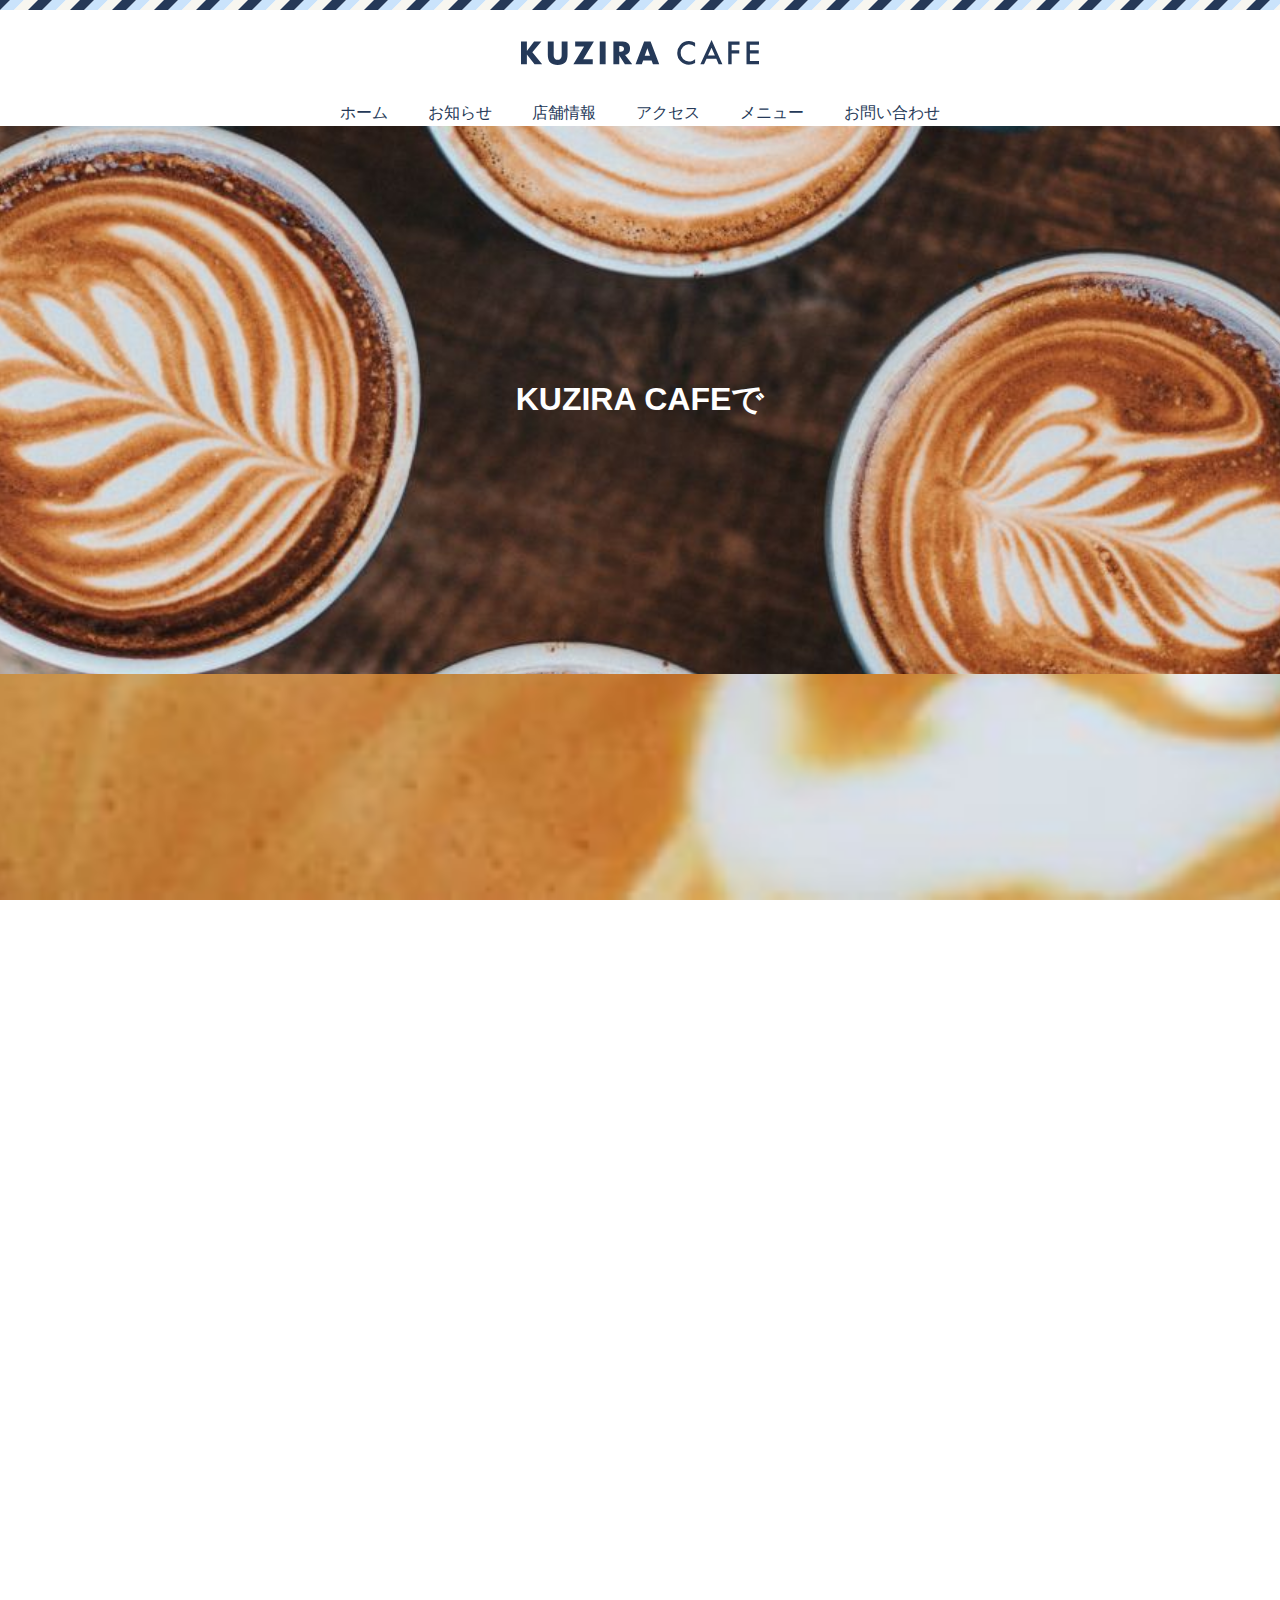
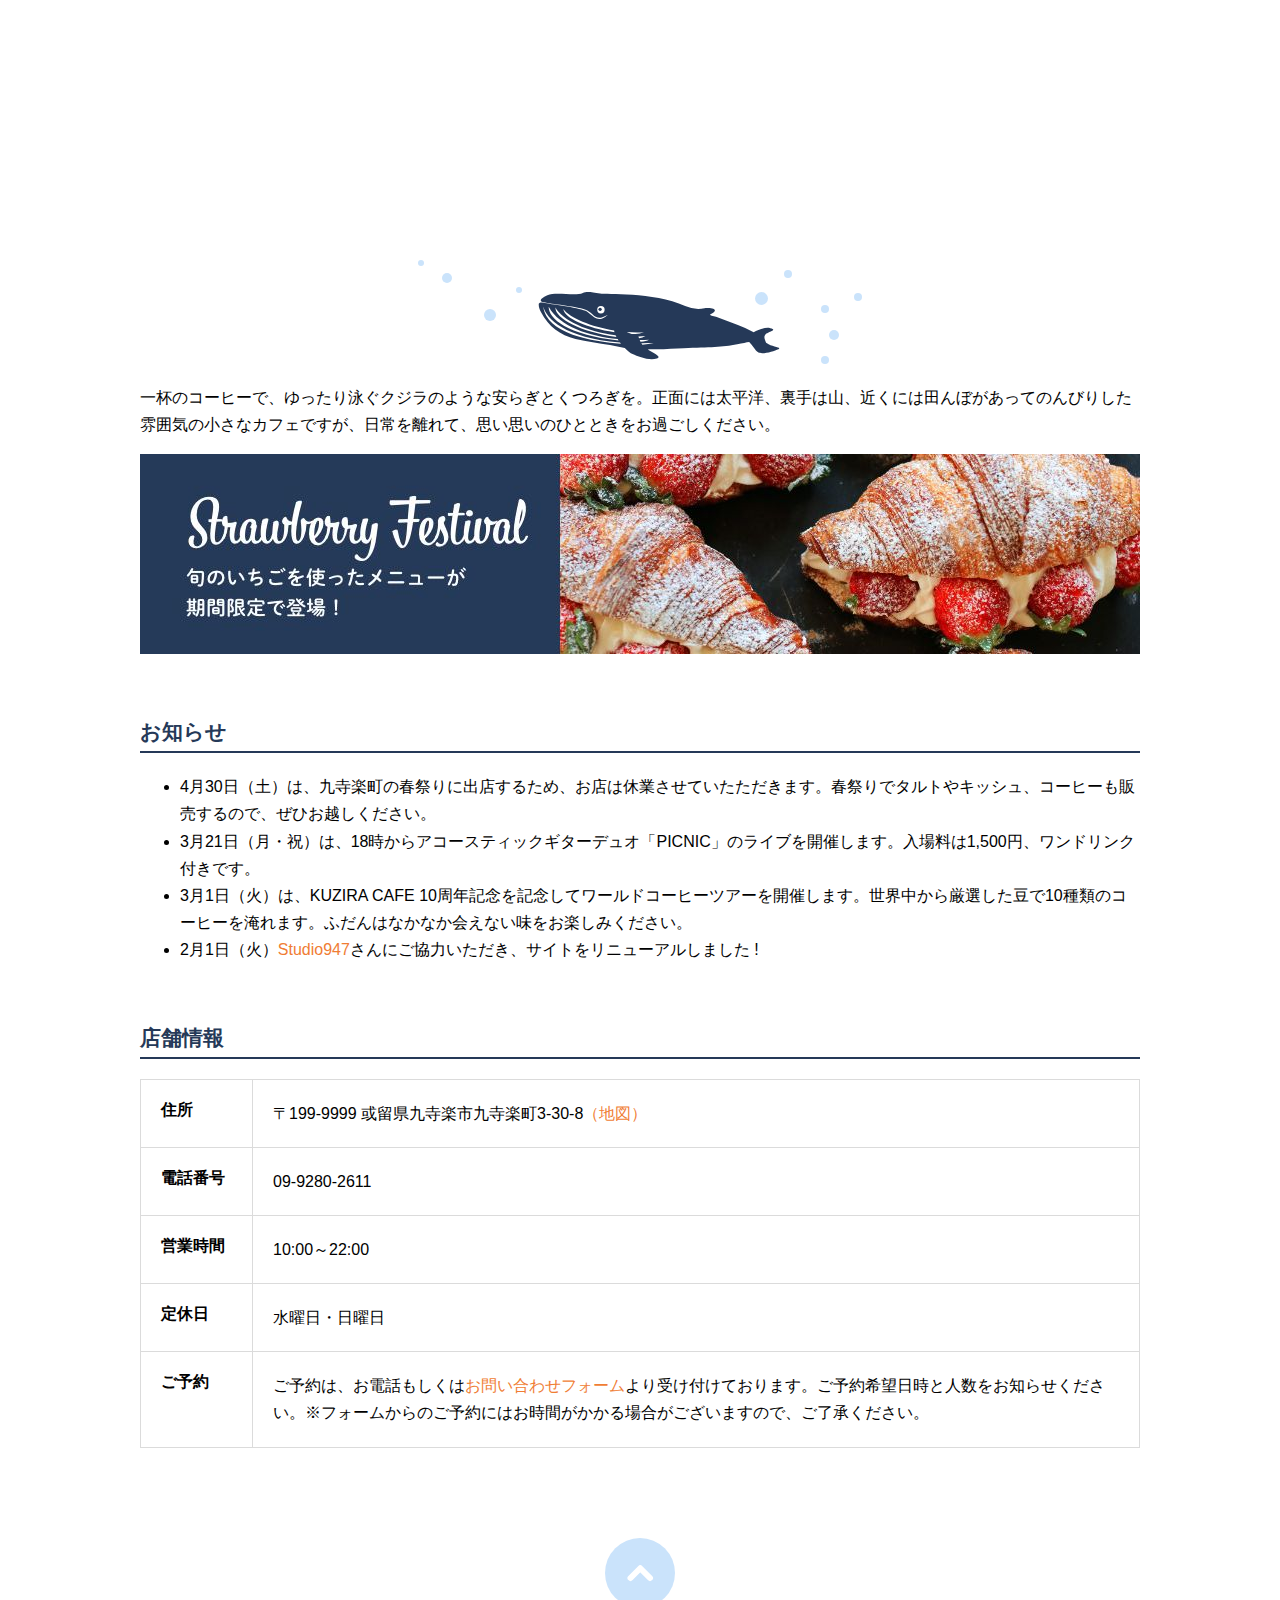
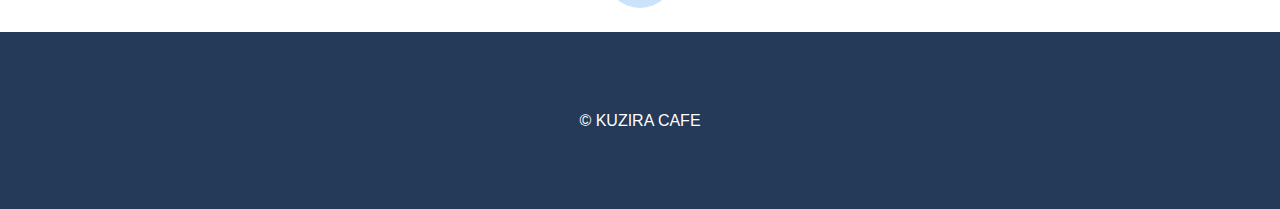
<file: index.html>
<!DOCTYPE html>
<html lang="en">
<head>
  <meta charset="UTF-8">
  <meta http-equiv="X-UA-Compatible" content="IE=edge">
  <meta name="viewport" content="width=device-width, initial-scale=1.0">
  <title>KUZIRA CAFE</title>
  <link rel="stylesheet" href="css/style.css">
</head>
<body id="top">
  <!--ヘッダー-->
  <header class="header">
    <div class="logo">
      <a href="index.html"><img src="images/logo.svg" alt="KUZIRA cafe"></a>
    </div>
    <nav class="nav">
      <ul>
        <li><a href="index.html">ホーム</a></li>
        <li><a href="index.html#news">お知らせ</a></li>
        <li><a href="index.html#shop">店舗情報</a></li>
        <li><a href="access.html">アクセス</a></li>
        <li><a href="menu.html">メニュー</a></li>
        <li><a href="contact.html">お問い合わせ</a></li>
      </ul>
    </nav>
  </header>
  <!--ヘッダーここまで-->

  <!--<h1 class="hero index">たのしい、ひとときを</h1>-->
  <h1 class="hero index bg1">KUZIRA CAFEで</h1>
  <h1 class="hero index bg2">楽しい、ひと時を</h1>
  <h1 class="hero index bg3">満喫してください</h1>
  <!--メイン-->
  <main>
    <div class="logo-whale"><img src="images/logo-whale.svg" alt="カフェのロゴマーク"></div>
    <p>一杯のコーヒーで、ゆったり泳ぐクジラのような安らぎとくつろぎを。正面には太平洋、裏手は山、近くには田んぼがあってのんびりした雰囲気の小さなカフェですが、日常を離れて、思い思いのひとときをお過ごしください。</p>
    <img src="images/banner.jpg" alt="旬の苺を使ったメニューが期間限定で登場">

    <div id="news">
      <h2>お知らせ</h2>
        <ul>
          <li>4月30日（土）は、九寺楽町の春祭りに出店するため、お店は休業させていたただきます。春祭りでタルトやキッシュ、コーヒーも販売するので、ぜひお越しください。</li>
          <li>3月21日（月・祝）は、18時からアコースティックギターデュオ「PICNIC」のライブを開催します。入場料は1,500円、ワンドリンク付きです。</li>
          <li>3月1日（火）は、KUZIRA CAFE 10周年記念を記念してワールドコーヒーツアーを開催します。世界中から厳選した豆で10種類のコーヒーを淹れます。ふだんはなかなか会えない味をお楽しみください。</li>
          <li>2月1日（火）<a href="https://Studio947.net" target="_blank">Studio947</a>さんにご協力いただき、サイトをリニューアルしました !</li>
        </ul>
    </div>
    <div id="shop">
      <h2>店舗情報</h2>
      <table class="shop-info">
        <tr>
          <th>住所</th>
          <td>〒199-9999 或留県九寺楽市九寺楽町3-30-8<a href="access.html">（地図）</a></td>
        </tr>
        <tr>
          <th>電話番号</th>
          <td>09-9280-2611</td>
        </tr>
        <tr>
          <th>営業時間</th>
          <td>10:00～22:00</td>
        </tr>
        <tr>
          <th>定休日</th>
          <td>水曜日・日曜日</td>
        </tr>
        <tr>
          <th>ご予約</th>
          <td>ご予約は、お電話もしくは<a href="contact.html">お問い合わせフォーム</a>より受け付けております。ご予約希望日時と人数をお知らせください。※フォームからのご予約にはお時間がかかる場合がございますので、ご了承ください。</td>
        </tr>
      </table>
    </div>
  </main>
  <!--メインここまで-->
  <!--フッター-->
  <footer>
    <div class="gotop">
      <a href="#top"><img src="images/gotop.svg" alt="ページトップに戻る"></a>
    </div>
    <p class="copyright">&copy; KUZIRA CAFE</p>
  </footer>
  <!--フッターここまで-->
</body>
</html>
</file>
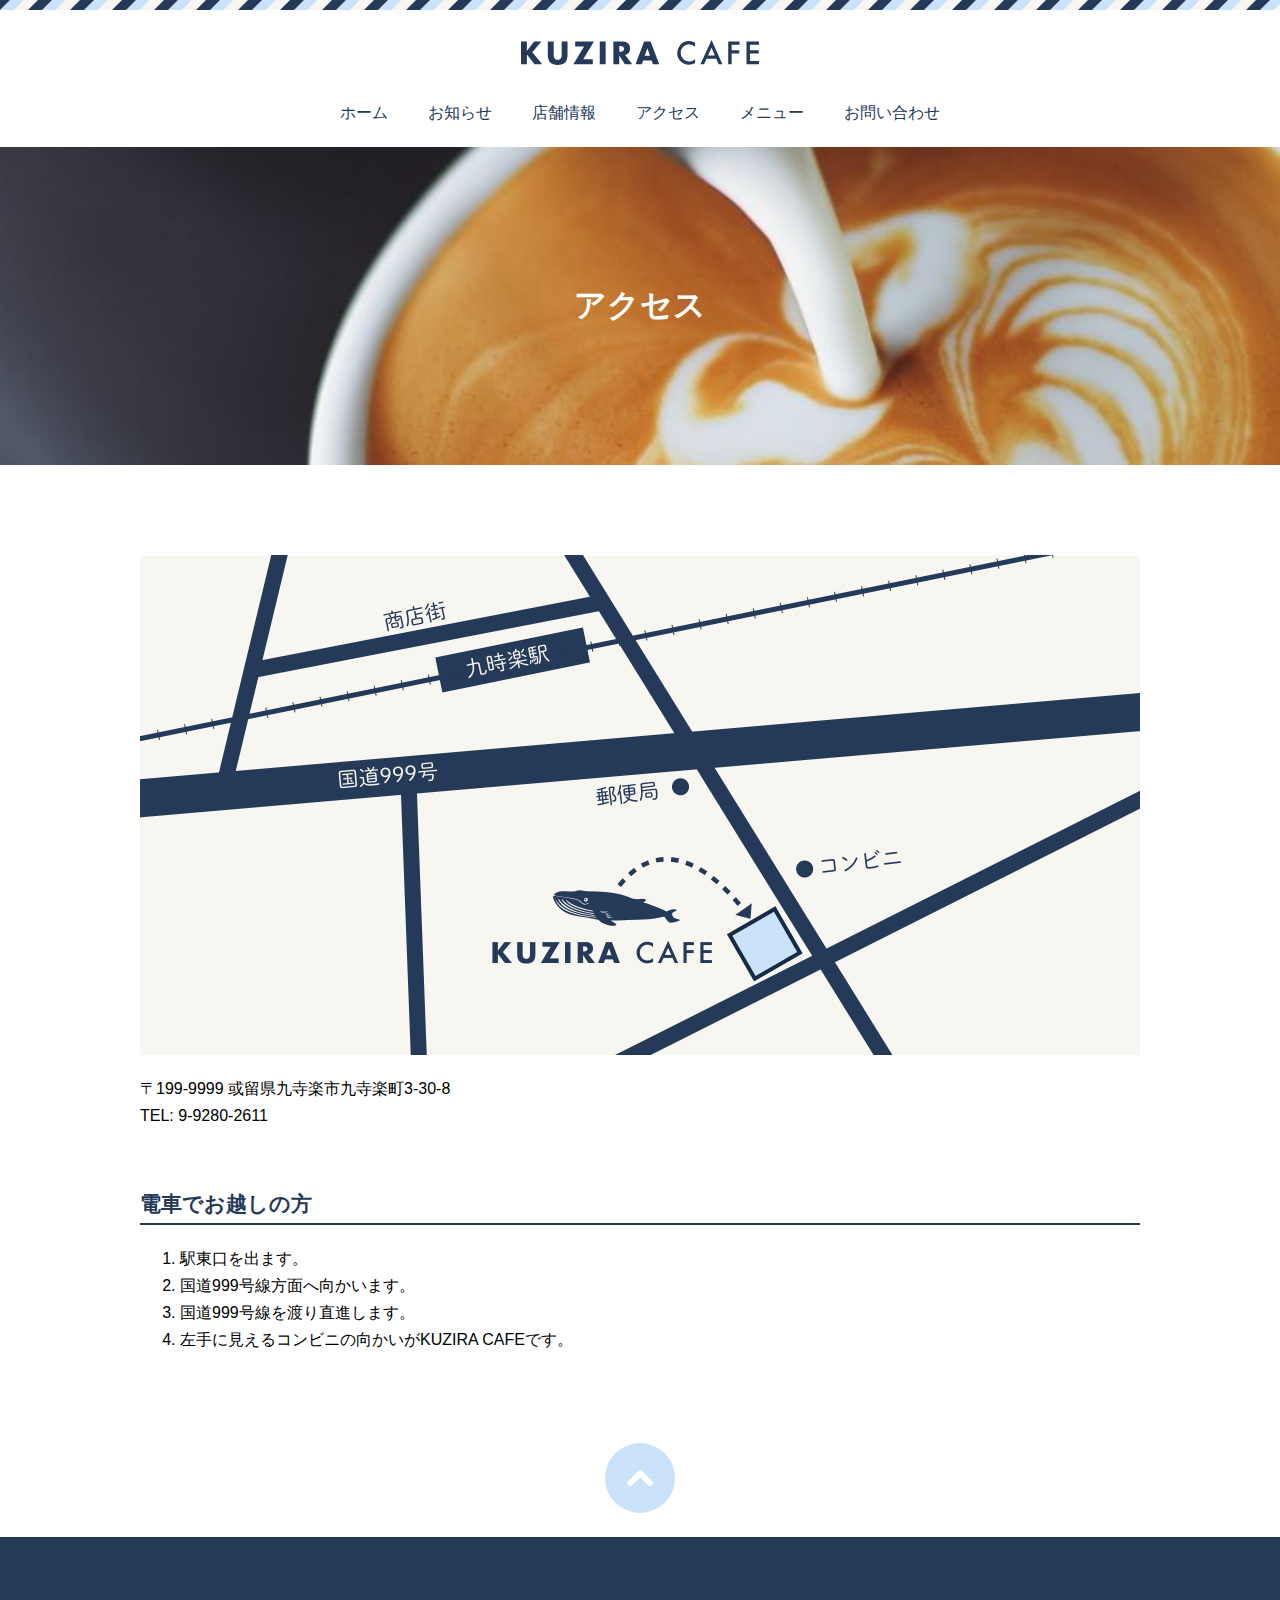
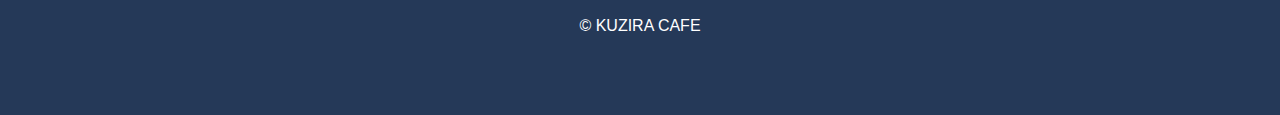
<file: access.html>
<!DOCTYPE html>
<html>
<head>
    <meta charset="UTF-8">
    <meta name="viewport" content="width=device-width, initial-scale=1">
    <title>アクセス | KUZIRA CAFE</title>
    <link rel="stylesheet" href="css/style.css">
</head>
<body id="top">
    <!-- ヘッダー -->
    <header class="header">
        <div class="logo">
            <a href="index.html"><img src="images/logo.svg" alt="KUZIRA CAFE"></a>
        </div>
        <nav class="nav">
            <ul>
                <li><a href="index.html">ホーム</a></li>
                <li><a href="index.html#news">お知らせ</a></li>
                <li><a href="index.html#shop">店舗情報</a></li>
                <li><a href="access.html">アクセス</a></li>
                <li><a href="menu.html">メニュー</a></li>
                <li><a href="contact.html">お問い合わせ</a></li>
            </ul>
        </nav>
    </header>
    <!-- ヘッダーここまで -->
    <h1 class="hero access">アクセス</h1>
    <!-- メイン -->
    <main>
        <img src="images/map.png" alt="地図">
        <p>
            〒199-9999 或留県九寺楽市九寺楽町3-30-8<br>
            TEL: 9-9280-2611
        </p>
        <h2>電車でお越しの方</h2>
        <ol>
            <li>駅東口を出ます。</li>
            <li>国道999号線方面へ向かいます。</li>
            <li>国道999号線を渡り直進します。</li>
            <li>左手に見えるコンビニの向かいがKUZIRA CAFEです。</li>
        </ol>
    </main>
    <!-- メインここまで -->
    <!-- フッター -->
    <footer>
        <div class="gotop">
            <a href="#top"><img src="images/gotop.svg" alt="ページトップへ戻る"></a>
        </div>
        <p class="copyright">&copy; KUZIRA CAFE</p>
    </footer>
    <!-- フッターここまで -->
</body>
</html>
</file>
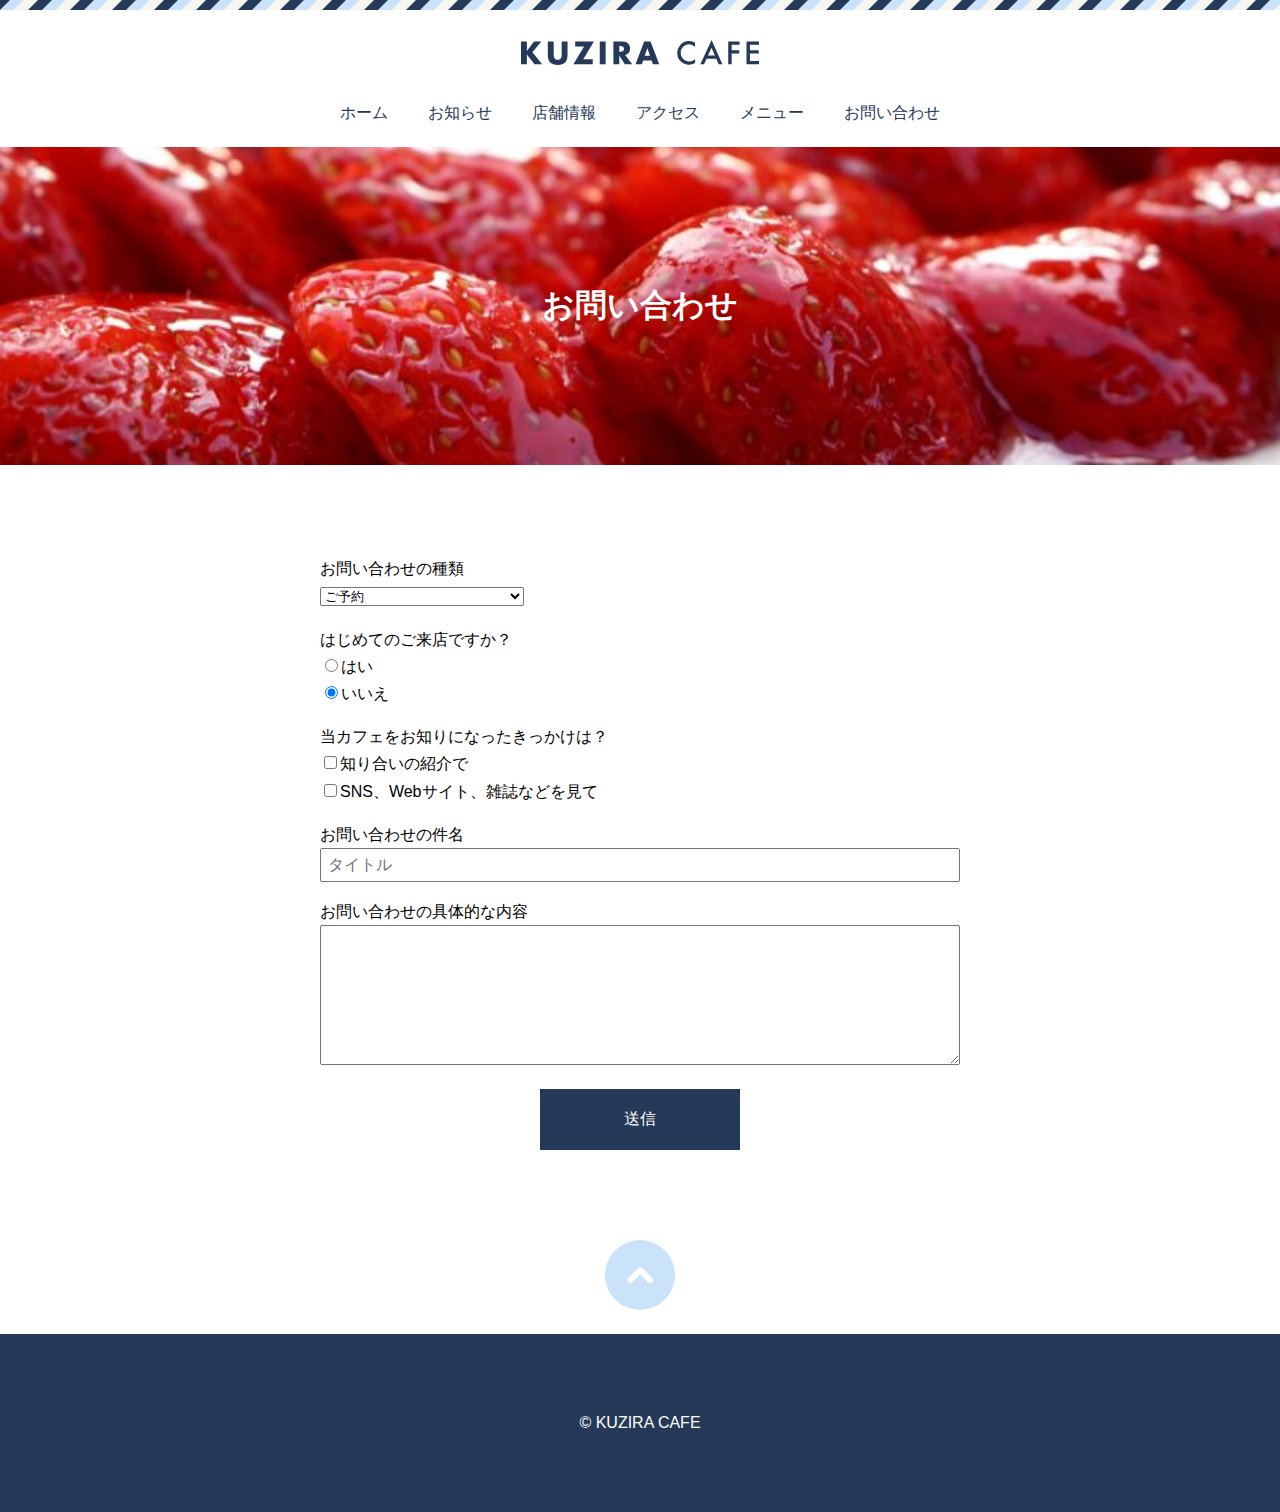
<file: contact.html>
<!DOCTYPE html>
<html>
<head>
    <meta charset="UTF-8">
    <meta name="viewport" content="width=device-width, initial-scale=1">
    <title>お問い合わせ | KUZIRA CAFE</title>
    <link rel="stylesheet" href="css/style.css">
</head>
<body id="top">
    <!-- ヘッダー -->
    <header class="header">
        <div class="logo">
            <a href="index.html"><img src="images/logo.svg" alt="KUZIRA CAFE"></a>
        </div>
        <nav class="nav">
            <ul>
                <li><a href="index.html">ホーム</a></li>
                <li><a href="index.html#news">お知らせ</a></li>
                <li><a href="index.html#shop">店舗情報</a></li>
                <li><a href="access.html">アクセス</a></li>
                <li><a href="menu.html">メニュー</a></li>
                <li><a href="contact.html">お問い合わせ</a></li>
            </ul>
        </nav>
    </header>
    <!-- ヘッダーここまで -->
    <h1 class="hero contact">お問い合わせ</h1>
    <!-- メイン -->
    <main>
        <form action="result.html">
            <p>
                <label for="kind">お問い合わせの種類</label><br>
                <select name="kind" id="kind">
                    <option value="1">ご予約</option>
                    <option value="2">イベントに関するお問い合わせ</option>
                    <option value="3">その他</option>
                </select>
            </p>
            <p>
                はじめてのご来店ですか？<br>
                <label><input type="radio" name="first" value="yes" checked>はい</label><br>
                <label><input type="radio" name="first" value="no" checked>いいえ</label>
            </p>
            <p>
                当カフェをお知りになったきっかけは？<br>
                <label><input type="checkbox" name="how" value="friend">知り合いの紹介で</label><br>
                <label><input type="checkbox" name="how" value="magazine">SNS、Webサイト、雑誌などを見て</label>
            </p>
            <p>
                <label for="subject">お問い合わせの件名</label><br>
                <input type="text" name="subject" placeholder="タイトル" id="subject">
            </p>
            <p>
                <label for="message">お問い合わせの具体的な内容</label><br>
                <textarea name="message" id="message"></textarea>
            </p>
            <p class="submit">
                <input type="submit" value="送信">
            </p>
        </form>
    </main>
    <!-- メインここまで -->
    <!-- フッター -->
    <footer>
        <div class="gotop">
            <a href="#top"><img src="images/gotop.svg" alt="ページトップへ戻る"></a>
        </div>
        <p class="copyright">&copy; KUZIRA CAFE</p>
    </footer>
    <!-- フッターここまで -->
</body>
</html>
</file>
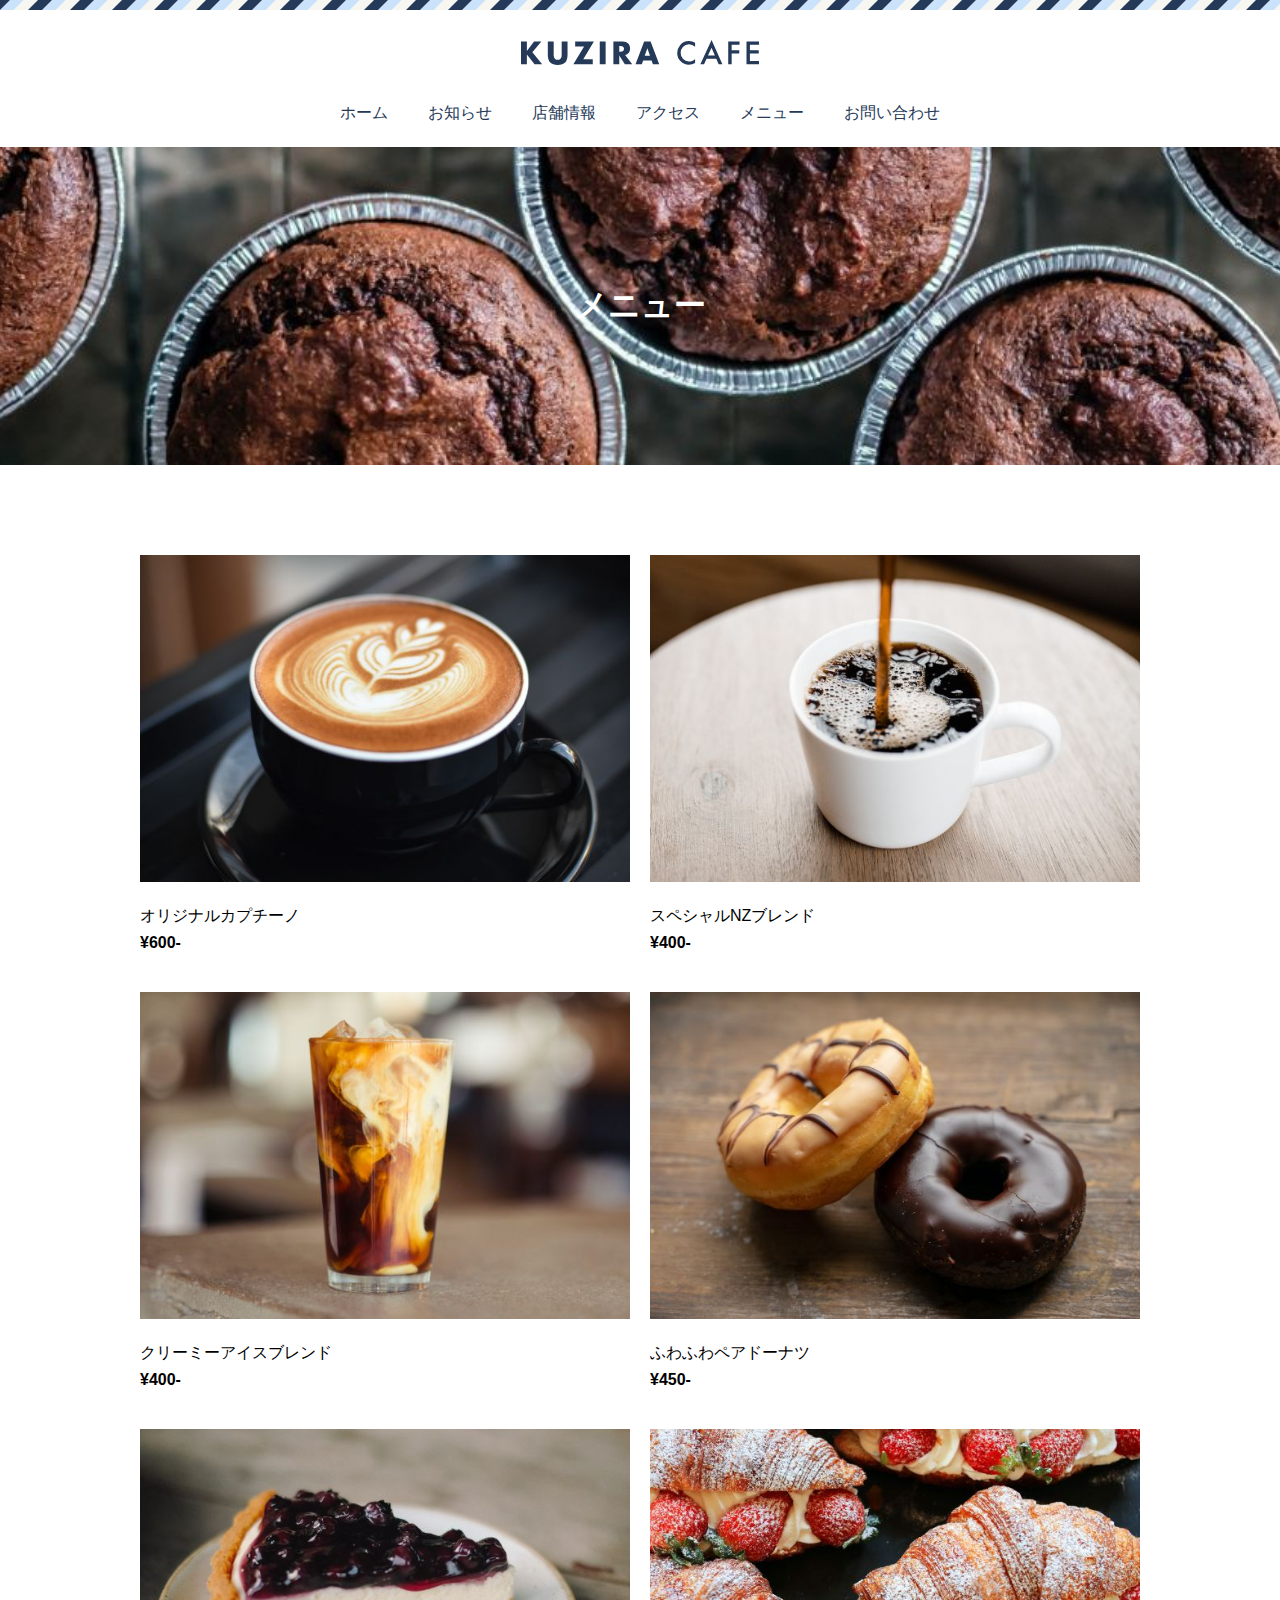
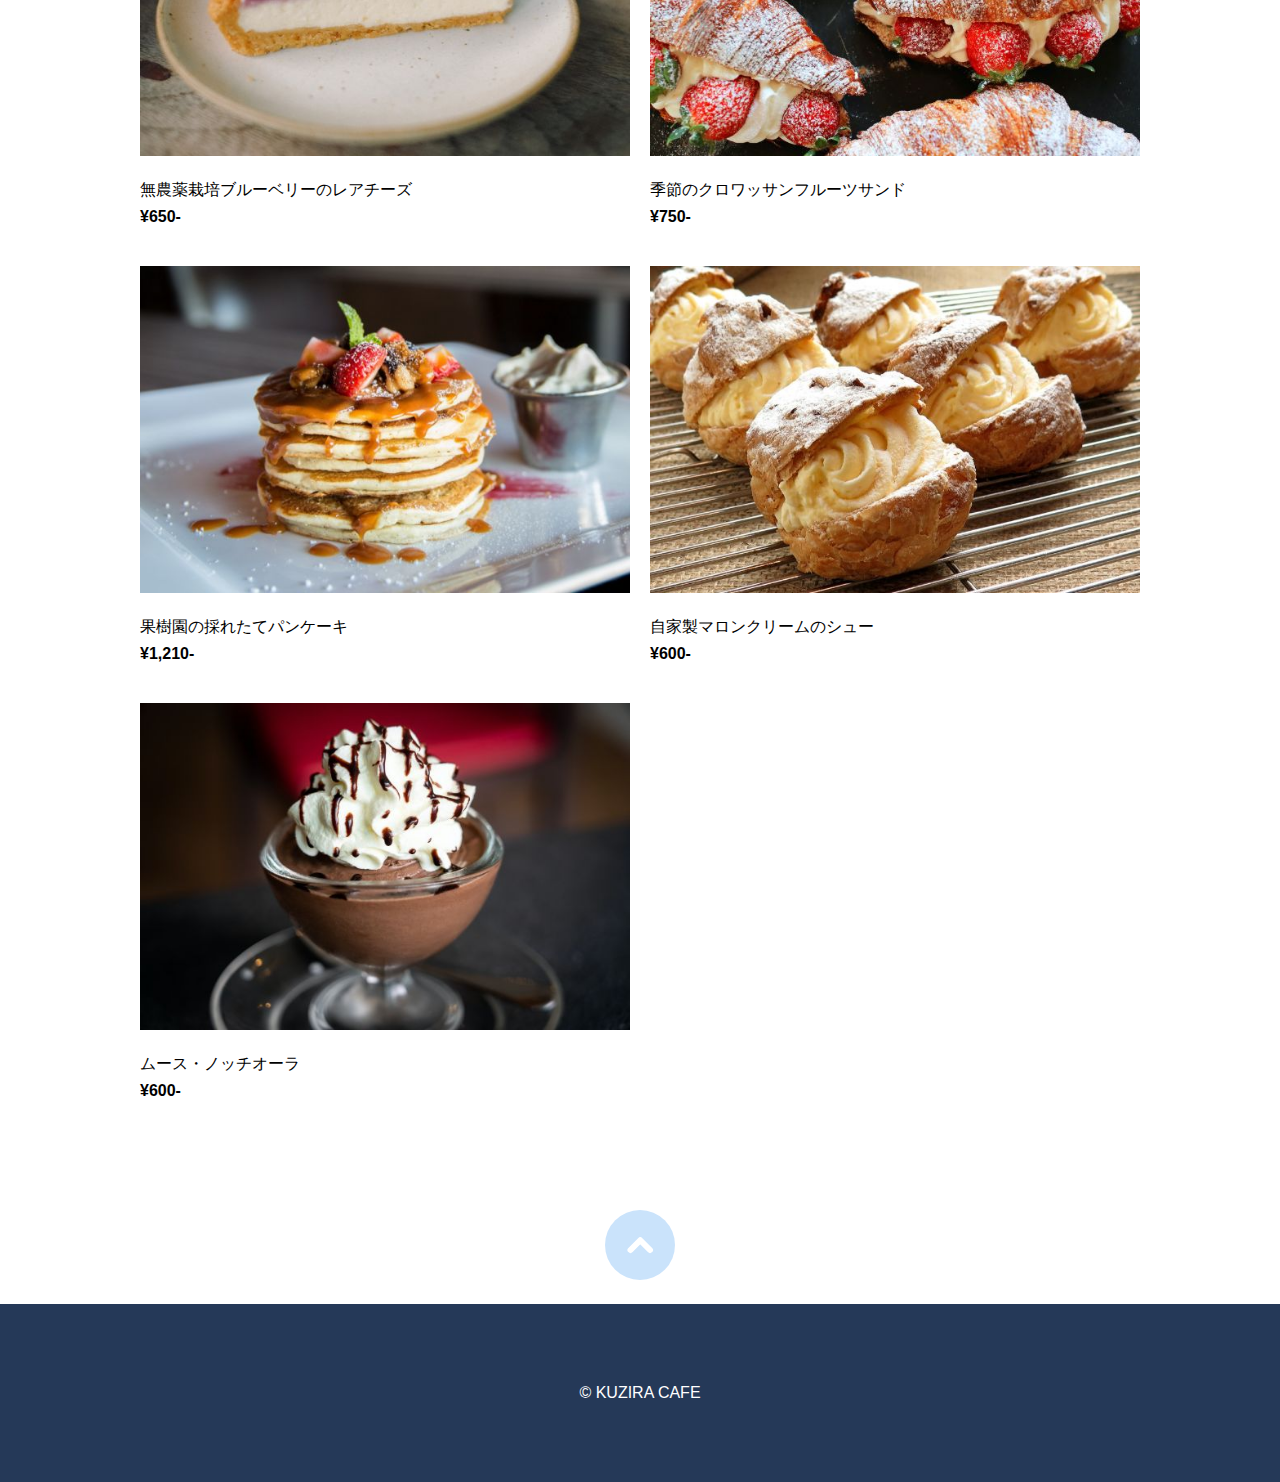
<file: menu.html>
<!DOCTYPE html>
<html>
<head>
    <meta charset="UTF-8">
    <meta name="viewport" content="width=device-width, initial-scale=1">
    <title>メニュー | KUZIRA CAFE</title>
    <link rel="stylesheet" href="css/style.css">
</head>
<body id="top">
    <!-- ヘッダー -->
    <header class="header">
        <div class="logo">
            <a href="index.html"><img src="images/logo.svg" alt="KUZIRA CAFE"></a>
        </div>
        <nav class="nav">
            <ul>
                <li><a href="index.html">ホーム</a></li>
                <li><a href="index.html#news">お知らせ</a></li>
                <li><a href="index.html#shop">店舗情報</a></li>
                <li><a href="access.html">アクセス</a></li>
                <li><a href="menu.html">メニュー</a></li>
                <li><a href="contact.html">お問い合わせ</a></li>
            </ul>
        </nav>
    </header>
    <!-- ヘッダーここまで -->
    <h1 class="hero menu">メニュー</h1>
    <!-- メイン -->
    <main>
        <div class="items">
            <div class="item">
                <img src="images/item1.jpg" alt="オリジナルカプチーノ">
                <p>
                    オリジナルカプチーノ<br>
                    <strong>¥600-</strong>
                </p>
            </div>
            <div class="item">
                <img src="images/item2.jpg" alt="スペシャルNZブレンド">
                <p>
                    スペシャルNZブレンド<br>
                    <strong>¥400-</strong>
                </p>
            </div>
            <div class="item">
                <img src="images/item3.jpg" alt="クリーミーアイスブレンド">
                <p>
                    クリーミーアイスブレンド<br>
                    <strong>¥400-</strong>
                </p>
            </div>
            <div class="item">
                <img src="images/item4.jpg" alt="とろけるペアのドーナツ">
                <p>
                    ふわふわペアドーナツ<br>
                    <strong>¥450-</strong>
                </p>
            </div>
            <div class="item">
                <img src="images/item5.jpg" alt="季節のレアチーズ">
                <p>
                    無農薬栽培ブルーベリーのレアチーズ<br>
                    <strong>¥650-</strong>
                </p>
            </div>
            <div class="item">
                <img src="images/item6.jpg" alt="季節のクロワッサンフルーツサンド">
                <p>
                    季節のクロワッサンフルーツサンド<br>
                    <strong>¥750-</strong>
                </p>
            </div>
            <div class="item">
                <img src="images/item7.jpg" alt="果樹園の採れたてパンケーキ">
                <p>
                    果樹園の採れたてパンケーキ<br>
                    <strong>¥1,210-</strong>
                </p>
            </div>
            <div class="item">
                <img src="images/item8.jpg" alt="自家製マロンクリームのシュー">
                <p>
                    自家製マロンクリームのシュー<br>
                    <strong>¥600-</strong>
                </p>
            </div>
            <div class="item">
                <img src="images/item9.jpg" alt="ムース・ノッチオーラ">
                <p>
                    ムース・ノッチオーラ<br>
                    <strong>¥600-</strong>
                </p>
            </div>
        </div>
    </main>
    <!-- メインここまで -->
    <!-- フッター -->
    <footer>
        <div class="gotop">
            <a href="#top"><img src="images/gotop.svg" alt="ページトップへ戻る"></a>
        </div>
        <p class="copyright">&copy; KUZIRA CAFE</p>
    </footer>
    <!-- フッターここまで -->
</body>
</html>
</file>
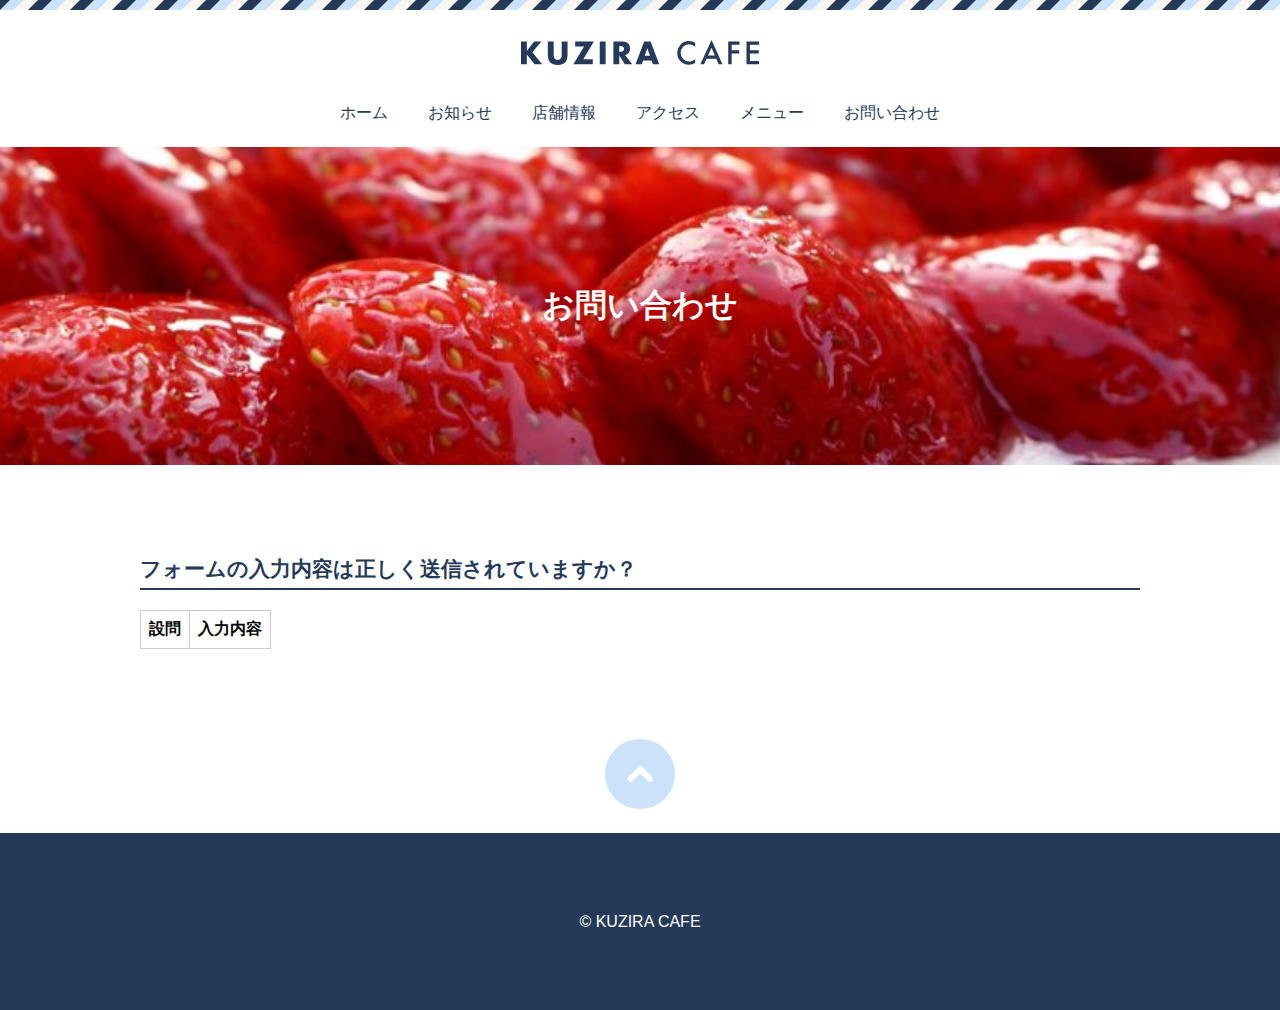
<file: result.html>
<!DOCTYPE html>
<html>
<head>
    <meta charset="UTF-8">
    <meta http-equiv="X-UA-Compatible" content="IE=edge">
    <meta name="viewport" content="width=device-width, initial-scale=1">
    <title>フォーム入力内容の確認 | KUZIRA CAFE</title>
    <link rel="stylesheet" href="css/style.css">
    <style>
        .result {
            border-collapse: collapse;
        }
        .result th, .result td {
            border: 1px solid #ccc;
            padding: 8px;
        }
    </style>
</head>
<body id="top">
    <!-- ヘッダー -->
    <header class="header">
        <div class="logo">
            <div class="logomark"><a href="index.html"><img src="images/logo.svg" alt="KUZIRA CAFE"></a></div>
        </div>
        <nav class="nav">
            <ul>
                <li><a href="index.html">ホーム</a></li>
                <li><a href="index.html#news">お知らせ</a></li>
                <li><a href="index.html#shop">店舗情報</a></li>
                <li><a href="access.html">アクセス</a></li>
                <li><a href="menu.html">メニュー</a></li>
                <li><a href="contact.html">お問い合わせ</a></li>
            </ul>
        </nav>
    </header>
    <!-- ヘッダーここまで -->
    <!-- 見出し&ヒーロー -->
    <h1 class="hero contact">お問い合わせ</h1>
    <!-- 見出し&ヒーローここまで -->
    <!-- メイン -->
    <main>
        <h2>フォームの入力内容は正しく送信されていますか？</h2>
        <table id="result" class="result">
            <tr>
                <th>設問</th>
                <th>入力内容</th>
            </tr>
        </table>
    </main>
    <!-- メインここまで -->
    <!-- フッター -->
    <footer>
        <div class="gotop">
            <a href="#top"><img src="images/gotop.svg" alt="ページトップへ戻る"></a>
        </div>
        <p class="copyright">&copy; KUZIRA CAFE</p>
    </footer>
    <!-- フッターここまで -->
    <script>
        'use strict';

        const render = function(q) {
            const parent = document.getElementById('result');
            for (const item of q) {
                parent.insertAdjacentHTML('beforeend', `<tr><td>${item[0]}</td><td>${item[1]}</td></tr>`);
            }
        }

        window.addEventListener('DOMContentLoaded', (e) => {
            try {
                const urlParam = decodeURIComponent(location.search.replace(/\+/g, ' ')).slice(1);
                const qList = urlParam.split('&');
                const queries = [];
                for (const item of qList) {
                    const split = item.split('=');
                    queries.push([split[0], split[1].split('<').join('&lt;').split('>').join('&gt;')]);
                }
                render(queries);
            } catch(err) {
                console.log(err);
            }
        });
    </script>
</body>
</html>
</file>
<file: css/style.css>
/* 全てのページに適用する設定  */
html {
  font-size: 16px;
  font-family: sans-serif;
}
* {
  box-sizing: border-box;
}
body {
  margin: 0 0 0 0;
}
p, li, td {
  line-height: 1.7;
}
a:link {
  color: #f07d34;
  text-decoration: none;
}
a:visited {
  color: #f07d34;
  text-decoration: none;
}
a:hover {
  color: #f07d34;
  text-decoration: underline;
}
a:active {
  color: #f07d34;
  text-decoration: underline;
}
img {
  max-width: 100%;
}

/*　ヘッダー　*/
.header {
  padding: 40px 0 0 0;
  background-image: url(../images/stripe.png);
  background-repeat: repeat-x;
}
.logo {
  text-align: center;
}
.nav ul {
  margin: 30px 0 0 0;
  padding: 0;
  list-style-type: none;
  display: flex;
  justify-content: center;
  gap: 40px;
}
.nav a:link {
  color: #253958;
}
.nav a:visited {
  color: #253958;
}
.nav a:hover {
  text-decoration: none;
}
.nav a:active {
  text-decoration: none;
}
/*　ヒーロ　*/
.hero {
  padding: 137px 0;
  color: white;
  background-repeat: no-repeat;
  background-position: center;
  background-size: cover;
  text-align: center;
}
.hero.index {
  padding: 287px 0;
  /* background-image: url(../images/home-hero.jpg); */
  margin: 0;
  /* パララックス */
  background-attachment: fixed;
}
/* パララックス */
.bg1 {
  background-image: url(../images/home-hero.jpg);
}

.bg2 {
  background-image: url(../images/access-hero.jpg);
}

.bg3 {
  background-image: url(../images/contact-hero.jpg);
}

.hero.access {
  background-image: url(../images/access-hero.jpg);
}
.hero.menu {
  background-image: url(../images/menu-hero.jpg);
}
.hero.contact {
  background-image: url(../images/contact-hero.jpg);
}
/*　メイン　*/
main {
  margin: 90px auto;
  max-width: 1000px;
}
main h2 {
  margin: 60px 0 20px 0;
  border-bottom: 2px solid #253958;
  padding: 0 0 5px 0;
  color: #253958;
  font-size: 1.3rem;
}
/*　フッター　*/
.gotop {
  text-align: center;
}
.copyright {
  margin: 20px 0 0 0;
  text-align: center;
  padding: 75px 0;
  background-color: #253958;
  color: white;
}
/*　個別のスタイル　*/
/*　index.html */
.logo-whale {
  text-align: center;
}
.shop-info {
  border-collapse: collapse;
}
.shop-info th, .shop-info td {
  border: 1px solid #dbdbdb;
  padding: 20px;
}
.shop-info th {
  width: 112px;
  text-align: left;
  vertical-align: top;
}

/* menu.html*/
.items {
  display: grid;
  grid-template-columns: 1fr 1fr 1fr;
  gap: 20px;
}

/* contact.html*/
form {
  margin: 0 auto;
  max-width: 640px;
}
input[type="text"], textarea {
  padding: 6px;
  width: 100%;
  font-size: 1rem;
}
textarea {
  height: 140px;
}
.submit {
  text-align: center;
}
input[type="submit"] {
  border: none;
  padding: 20px;
  width: 200px;
  background-color: #253958;
  color: #FFFFFF;
  font-size: 1rem;
}

/* モバイル対応 */
@media (max-width: 767px) {
  .nav ul {
    flex-wrap: wrap;
    gap: 20px;
  }
  main {
    padding: 0 4%;
  }
}

/* index.html */
.hero.index {
  padding: 28vh 0;
}

/* menu.html */
.items {
  grid-template-columns: 1fr 1fr;
}
</file>
